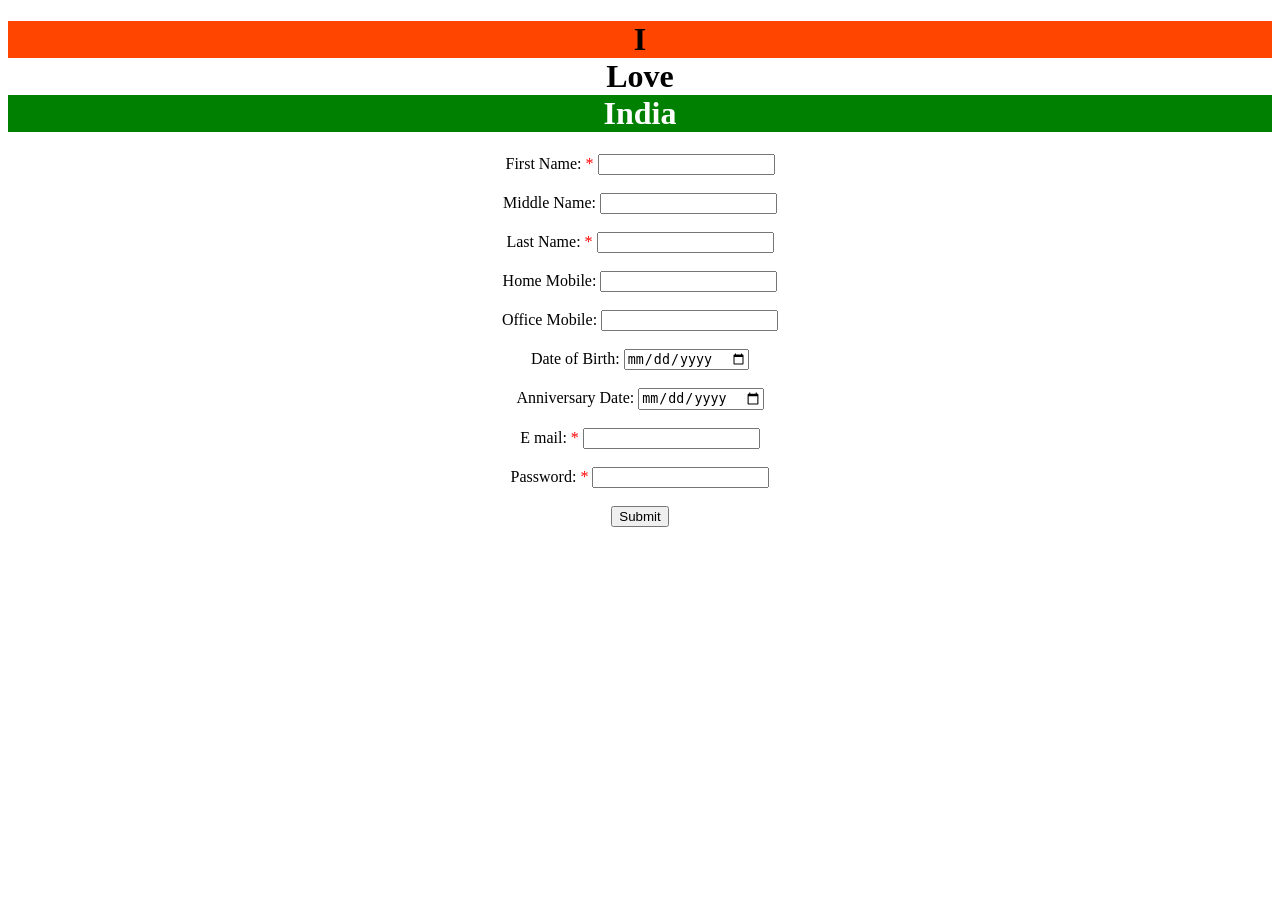
<file: CSS/apr20_3.html>
<!DOCTYPE html>
<html lang="en">
<head>
    <meta charset="UTF-8">
    <meta http-equiv="X-UA-Compatible" content="IE=edge">
    <meta name="viewport" content="width=device-width, initial-scale=1.0">
    <title>Document</title>
</head>
<style>
    /* Pseudo Elements */
    body{
        text-align: center;
    }
    h1::before{
        content: "I";
        display: block;
        background-color: orangered;
    }
    h1::after{
        content: "India";
        display: block;
        background-color: green;
    }
    #title::after{
        color: white;
    }
/* 
    #i{
        color: red;
    }
    #india{
        color: green;
    }
     */

    .star{
        color: red;
    }
    .req::after{
        content: "*";
        color: red;
    }
</style>
<body>
    <!-- Before & After -->
    <h1 id="title">Love</h1>

    <!-- Doing same thing without using before/after -->
    <!-- <h1><span id="i">I</span>Love<span id="india">India</span></h1>  -->

    <form action="">
        <div>
            <label class="req" for="">First Name: </label>
            <input type="text" name="" id="">
        </div> <br>
        <div>
            <label for="">Middle Name: </label>
            <input type="text" name="" id="">
        </div> <br>
        <div>
            <label class="req" for="">Last Name: </label>
            <input type="text" name="" id="">
        </div> <br>
        <div>
            <label for="">Home Mobile: </label>
            <input type="tel" name="" id="">
        </div> <br>
        <div>
            <label for="">Office Mobile: </label>
            <input type="tel" name="" id="">
        </div> <br>
        <div>
            <label for="">Date of Birth: </label>
            <input type="date" name="" id="">
        </div> <br>
        <div>
            <label for="">Anniversary Date: </label>
            <input type="date" name="" id="">
        </div> <br>
        <div>
            <label class="req" for="">E mail: </label>
            <input type="email" name="" id="">
        </div> <br>
        <div>
            <label class="req" for="">Password: </label>
            <input type="password" name="" id="">
        </div> <br>

        <div>
            <input type="submit" value="Submit">
        </div>
    </form>
</body>
</html>
</file>
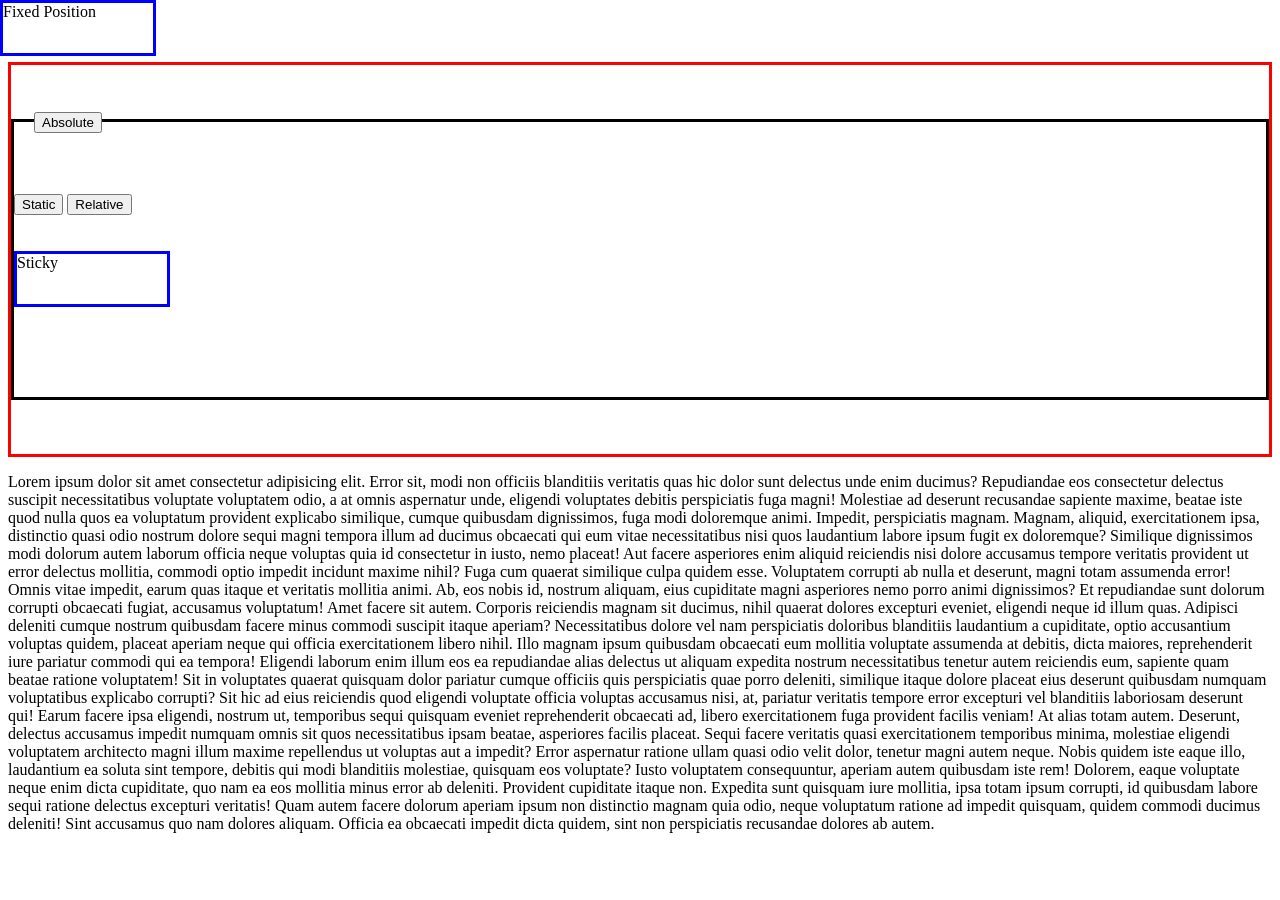
<file: CSS/apr6_2.html>
<!DOCTYPE html>
<html lang="en">

<head>
    <meta charset="UTF-8">
    <meta http-equiv="X-UA-Compatible" content="IE=edge">
    <meta name="viewport" content="width=device-width, initial-scale=1.0">
    <title>Document</title>
</head>
<style>
    .container {
        border: solid;
        position: relative;
    }

    #btn1 {
        position: static;
        /* Default */
    }

    #btn2 {
        position: relative;
        /* 
        1. When we give position other than static, we pick the element out off the layer so, it can move anywhere over the other elements 
        2. top, left, bottom & right will be available in all the position other than static.
        3. When position is set to 'relative', the element move with respect to its original position and, it will keep its original position reserved.
        */
        /* top: 10px; */
        /* left: 15px; */
        /* bottom: 20px; */
        /* right: ; */

    }
    #btn2:hover{
        bottom: 2px;
    }

    #btn3 {
        position: absolute;
        /* 
        When absolute position given, an element moves with respect to its parent whose position is relative. If none of the parents have their position relative then it moves with respect to body. 
        */

        top: -10px;
        left: 20px;
        /* right: 20px; */
        /* bottom: 20px; */
    }
    .master-container{
        border: solid red;
        position: relative;
    }

    #btn4{
        position: fixed;
        /* Element moves with respect to viewport */
        border: solid blue;
        width: 150px;
        height: 50px;
        top: 0;
        left: 0;
    }
    #btn5{
        border: solid blue;
        width: 150px;
        height: 50px;

        position: sticky;
        top: 0;
        right: 0;
    }
</style>

<body>
    <br><br><br>
    <div class="master-container">
        <br><br><br>
        <div class="container">
            <br><br><br><br>
            <button id="btn1">Static</button>
            <button id="btn2">Relative</button>
            <button id="btn3">Absolute</button> <br> <br>
            <div id="btn4">Fixed Position</div> <br>
            <div id="btn5">Sticky</div>
            <br><br><br><br><br>
        </div>
        <br><br><br>
    </div>
    <p>Lorem ipsum dolor sit amet consectetur adipisicing elit. Error sit, modi non officiis blanditiis veritatis quas hic dolor sunt delectus unde enim ducimus? Repudiandae eos consectetur delectus suscipit necessitatibus voluptate voluptatem odio, a at omnis aspernatur unde, eligendi voluptates debitis perspiciatis fuga magni! Molestiae ad deserunt recusandae sapiente maxime, beatae iste quod nulla quos ea voluptatum provident explicabo similique, cumque quibusdam dignissimos, fuga modi doloremque animi. Impedit, perspiciatis magnam. Magnam, aliquid, exercitationem ipsa, distinctio quasi odio nostrum dolore sequi magni tempora illum ad ducimus obcaecati qui eum vitae necessitatibus nisi quos laudantium labore ipsum fugit ex doloremque? Similique dignissimos modi dolorum autem laborum officia neque voluptas quia id consectetur in iusto, nemo placeat! Aut facere asperiores enim aliquid reiciendis nisi dolore accusamus tempore veritatis provident ut error delectus mollitia, commodi optio impedit incidunt maxime nihil? Fuga cum quaerat similique culpa quidem esse. Voluptatem corrupti ab nulla et deserunt, magni totam assumenda error! Omnis vitae impedit, earum quas itaque et veritatis mollitia animi. Ab, eos nobis id, nostrum aliquam, eius cupiditate magni asperiores nemo porro animi dignissimos? Et repudiandae sunt dolorum corrupti obcaecati fugiat, accusamus voluptatum! Amet facere sit autem. Corporis reiciendis magnam sit ducimus, nihil quaerat dolores excepturi eveniet, eligendi neque id illum quas. Adipisci deleniti cumque nostrum quibusdam facere minus commodi suscipit itaque aperiam? Necessitatibus dolore vel nam perspiciatis doloribus blanditiis laudantium a cupiditate, optio accusantium voluptas quidem, placeat aperiam neque qui officia exercitationem libero nihil. Illo magnam ipsum quibusdam obcaecati eum mollitia voluptate assumenda at debitis, dicta maiores, reprehenderit iure pariatur commodi qui ea tempora! Eligendi laborum enim illum eos ea repudiandae alias delectus ut aliquam expedita nostrum necessitatibus tenetur autem reiciendis eum, sapiente quam beatae ratione voluptatem! Sit in voluptates quaerat quisquam dolor pariatur cumque officiis quis perspiciatis quae porro deleniti, similique itaque dolore placeat eius deserunt quibusdam numquam voluptatibus explicabo corrupti? Sit hic ad eius reiciendis quod eligendi voluptate officia voluptas accusamus nisi, at, pariatur veritatis tempore error excepturi vel blanditiis laboriosam deserunt qui! Earum facere ipsa eligendi, nostrum ut, temporibus sequi quisquam eveniet reprehenderit obcaecati ad, libero exercitationem fuga provident facilis veniam! At alias totam autem. Deserunt, delectus accusamus impedit numquam omnis sit quos necessitatibus ipsam beatae, asperiores facilis placeat. Sequi facere veritatis quasi exercitationem temporibus minima, molestiae eligendi voluptatem architecto magni illum maxime repellendus ut voluptas aut a impedit? Error aspernatur ratione ullam quasi odio velit dolor, tenetur magni autem neque. Nobis quidem iste eaque illo, laudantium ea soluta sint tempore, debitis qui modi blanditiis molestiae, quisquam eos voluptate? Iusto voluptatem consequuntur, aperiam autem quibusdam iste rem! Dolorem, eaque voluptate neque enim dicta cupiditate, quo nam ea eos mollitia minus error ab deleniti. Provident cupiditate itaque non. Expedita sunt quisquam iure mollitia, ipsa totam ipsum corrupti, id quibusdam labore sequi ratione delectus excepturi veritatis! Quam autem facere dolorum aperiam ipsum non distinctio magnam quia odio, neque voluptatum ratione ad impedit quisquam, quidem commodi ducimus deleniti! Sint accusamus quo nam dolores aliquam. Officia ea obcaecati impedit dicta quidem, sint non perspiciatis recusandae dolores ab autem.</p>
</body>

</html>
</file>
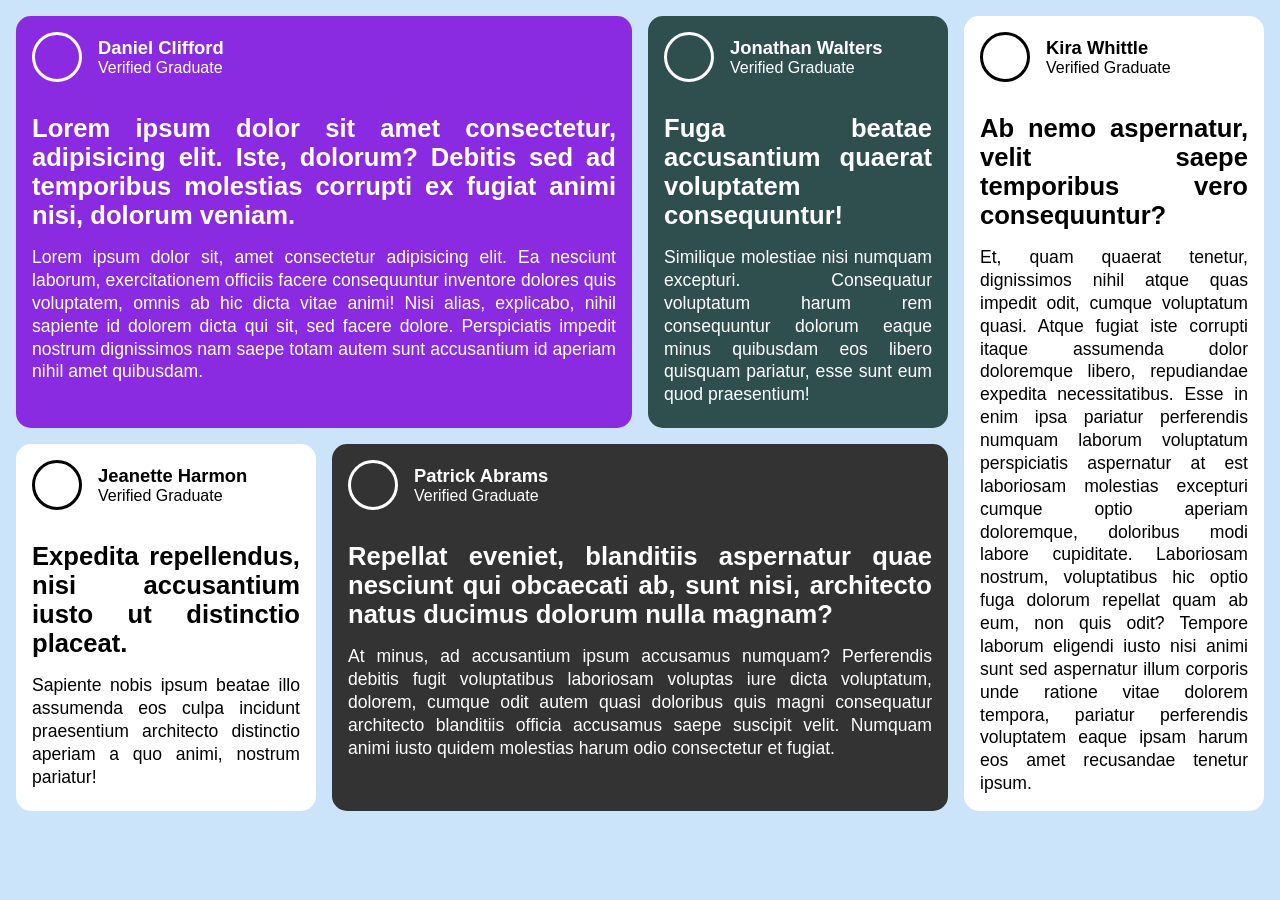
<file: CSS/jul6.html>
<!DOCTYPE html>
<html lang="en">
<head>
    <meta charset="UTF-8">
    <meta name="viewport" content="width=device-width, initial-scale=1.0">
    <title>Document</title>
</head>
<style>
    @import url('fonts.css');

    *{
        margin: 0;
        padding: 0;
        box-sizing: border-box;
    }
    body{
        background-color: rgb(203, 228, 249);
        font-family: sans-serif;
        padding: 1rem;
        text-align: justify;
    }

    .cards-container{
        display: grid;
        gap: 1rem;
    }

    .card{
        border-radius: 15px;
        padding: 1rem;
    }
    .user-info{
        display: flex;
        align-items: center;
        gap: 1rem;
        margin-bottom: 2rem;
    }
    .profile-pic{
        height: 50px;
        width: 50px;
        border-radius: 50%;
        border: solid;
    }
    .name{
        font-size: 1.15rem;
    }
    .headline{
        font-size: 1.6rem;
        font-weight: 600;
        margin-bottom: 1rem;
    }
    .message{
        font-size: 1.1rem;
        line-height: 1.3em;
    }

    
    #card1, #card2, #card5{
        color: white;
    }
    #card3, #card4{
        background-color: white;
    }

    #card1{
        background-color: blueviolet;
    }
    #card2{
        background-color: darkslategray;
    }
    #card5{
        background-color: #333;
    }

    /* ------------------------------ Media Queries ------------------------------ */
    @media (min-width: 750px){
        .cards-container{
            grid-template-columns: repeat(2, 1fr);
        }
        #card1{
            grid-column: span 2;
        }
        #card3{
            grid-row: span 2;
        }
        #card5{
            grid-column: span 2;
        }
    }
    @media (min-width: 1024px){
        .cards-container{
            grid-template-columns: repeat(4, 1fr);
        }
    }
</style>
<body>
    <div class="cards-container">
        <div class="card" id="card1">
            <div class="user-info">
                <div class="profile-pic"></div>
                <div class="name-box">
                    <h3 class="name">Daniel Clifford</h3>
                    <p class="role">Verified Graduate</p>
                </div>
            </div>
            <p class="headline">Lorem ipsum dolor sit amet consectetur, adipisicing elit. Iste, dolorum? Debitis sed ad temporibus molestias corrupti ex fugiat animi nisi, dolorum veniam.</p>
            <p class="message">Lorem ipsum dolor sit, amet consectetur adipisicing elit. Ea nesciunt laborum, exercitationem officiis facere consequuntur inventore dolores quis voluptatem, omnis ab hic dicta vitae animi! Nisi alias, explicabo, nihil sapiente id dolorem dicta qui sit, sed facere dolore. Perspiciatis impedit nostrum dignissimos nam saepe totam autem sunt accusantium id aperiam nihil amet quibusdam.</p>
        </div>
        <div class="card" id="card2">
            <div class="user-info">
                <div class="profile-pic"></div>
                <div class="name-box">
                    <h3 class="name">Jonathan Walters</h3>
                    <p class="role">Verified Graduate</p>
                </div>
            </div>
            <p class="headline">Fuga beatae accusantium quaerat voluptatem consequuntur!</p>
            <p class="message">Similique molestiae nisi numquam excepturi. Consequatur voluptatum harum rem consequuntur dolorum eaque minus quibusdam eos libero quisquam pariatur, esse sunt eum quod praesentium!</p>
        </div>
        <div class="card" id="card3">
            <div class="user-info">
                <div class="profile-pic"></div>
                <div class="name-box">
                    <h3 class="name">Kira Whittle</h3>
                    <p class="role">Verified Graduate</p>
                </div>
            </div>
            <p class="headline">Ab nemo aspernatur, velit saepe temporibus vero consequuntur?</p>
            <p class="message">Et, quam quaerat tenetur, dignissimos nihil atque quas impedit odit, cumque voluptatum quasi. Atque fugiat iste corrupti itaque assumenda dolor doloremque libero, repudiandae expedita necessitatibus. Esse in enim ipsa pariatur perferendis numquam laborum voluptatum perspiciatis aspernatur at est laboriosam molestias excepturi cumque optio aperiam doloremque, doloribus modi labore cupiditate. Laboriosam nostrum, voluptatibus hic optio fuga dolorum repellat quam ab eum, non quis odit? Tempore laborum eligendi iusto nisi animi sunt sed aspernatur illum corporis unde ratione vitae dolorem tempora, pariatur perferendis voluptatem eaque ipsam harum eos amet recusandae tenetur ipsum.</p>
        </div>
        <div class="card" id="card4">
            <div class="user-info">
                <div class="profile-pic"></div>
                <div class="name-box">
                    <h3 class="name">Jeanette Harmon</h3>
                    <p class="role">Verified Graduate</p>
                </div>
            </div>
            <p class="headline">Expedita repellendus, nisi accusantium iusto ut distinctio placeat.</p>
            <p class="message">Sapiente nobis ipsum beatae illo assumenda eos culpa incidunt praesentium architecto distinctio aperiam a quo animi, nostrum pariatur!</p>
        </div>
        <div class="card" id="card5">
            <div class="user-info">
                <div class="profile-pic"></div>
                <div class="name-box">
                    <h3 class="name">Patrick Abrams</h3>
                    <p class="role">Verified Graduate</p>
                </div>
            </div>
            <p class="headline">Repellat eveniet, blanditiis aspernatur quae nesciunt qui obcaecati ab, sunt nisi, architecto natus ducimus dolorum nulla magnam?</p>
            <p class="message">At minus, ad accusantium ipsum accusamus numquam? Perferendis debitis fugit voluptatibus laboriosam voluptas iure dicta voluptatum, dolorem, cumque odit autem quasi doloribus quis magni consequatur architecto blanditiis officia accusamus saepe suscipit velit. Numquam animi iusto quidem molestias harum odio consectetur et fugiat.</p>
        </div>
    </div>
</body>
</html>
</file>
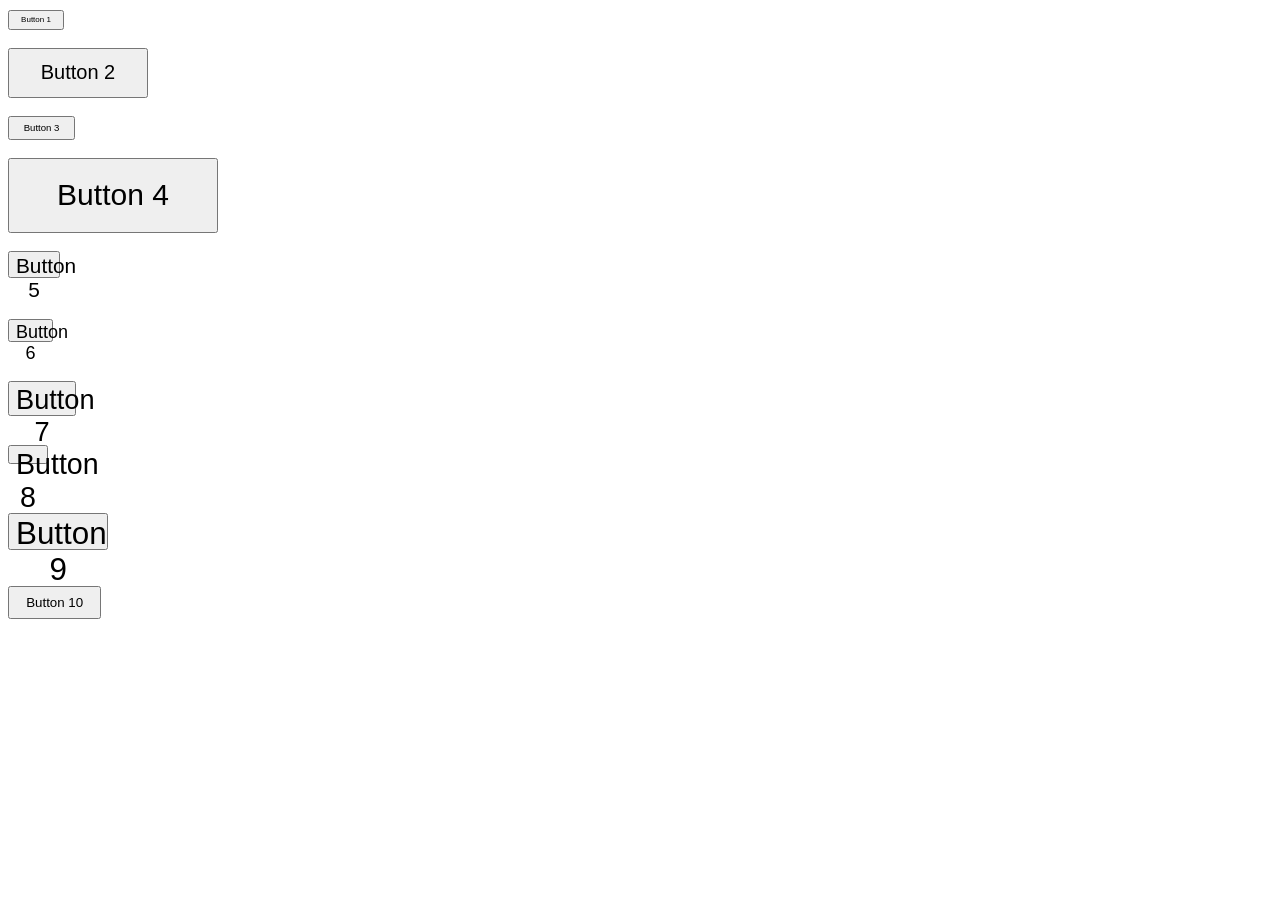
<file: CSS/mar30.html>
<!DOCTYPE html>
<html lang="en">
<head>
    <meta charset="UTF-8">
    <meta http-equiv="X-UA-Compatible" content="IE=edge">
    <meta name="viewport" content="width=device-width, initial-scale=1.0">
    <title>Document</title>
</head>
<style>
    button{
        height: 2.5em;
        width: 7em;
    }
    /* 
    when 'em' is specified in font-size then em means font-size of parent.
    Everywhere else, em means font-size of itself.
    */
    #btn1{
        font-size: 8px;
        height: 2.5em;  /* 2.5 * font-size of itself */
        width: 7em; /* 7 * font-size of itself */
    }
    #btn2{
        font-size: 20px;
        height: 2.5em;  /* 50px */ 
        width: 7em;     /* 140px */
    }
    #btn3{
        font-size: 0.6rem;
    }
    #btn-4-box{
        font-size: 20px;
    }
    #btn4{
        font-size: 1.5em;   /* 1.5 * font-size of parent */
    }
    #btn6{
        font-size: 18px;
        height: 1.3em;      /* 23.40 */
        width: 2.5em;       /* 45.00 */
    }
    #btn5{
        font-size: 1.3rem;  /* 20.80px        */
        height: 1.3em;      /* 27.04 */
        width: 2.5em;       /* 52 */
    }
    #btn7{
        font-size: 1.7rem;
        height: 1.3em;      /* 35.36 */
        width: 2.5em;       /* 68 */
    }
    #btn-8-box{
        font-size: 22px;
    }
    #btn8{
        font-size: 1.3em;   /* 1.3 * 22 = 28.60px */
        height: 1.2rem;     
        width: 2.5rem;
    }
    #btn-9-box{
        font-size: 1.4rem;  /* 22.40px */
    }
    #btn9{
        font-size: 1.4em;   /* 31.36px */
        height: 1.2em;      /* 37.63px */
        width: 3.2em;       /* 100.35px */
    }
</style>
<body>
    <div><button id="btn1">Button 1</button></div> <br>
    <div><button id="btn2">Button 2</button></div> <br>
    <div><button id="btn3">Button 3</button></div> <br>
    <div id="btn-4-box"><button id="btn4">Button 4</button></div> <br>
    <div><button id="btn5">Button 5</button></div> <br>
    <div><button id="btn6">Button 6</button></div> <br>
    <div><button id="btn7">Button 7</button></div>
    <div id="btn-8-box"><button id="btn8">Button 8</button></div>
    <div id="btn-9-box"><button id="btn9">Button 9</button></div>
    <div id="btn-10-box"><button id="btn10">Button 10</button></div>
</body>
</html>
</file>
